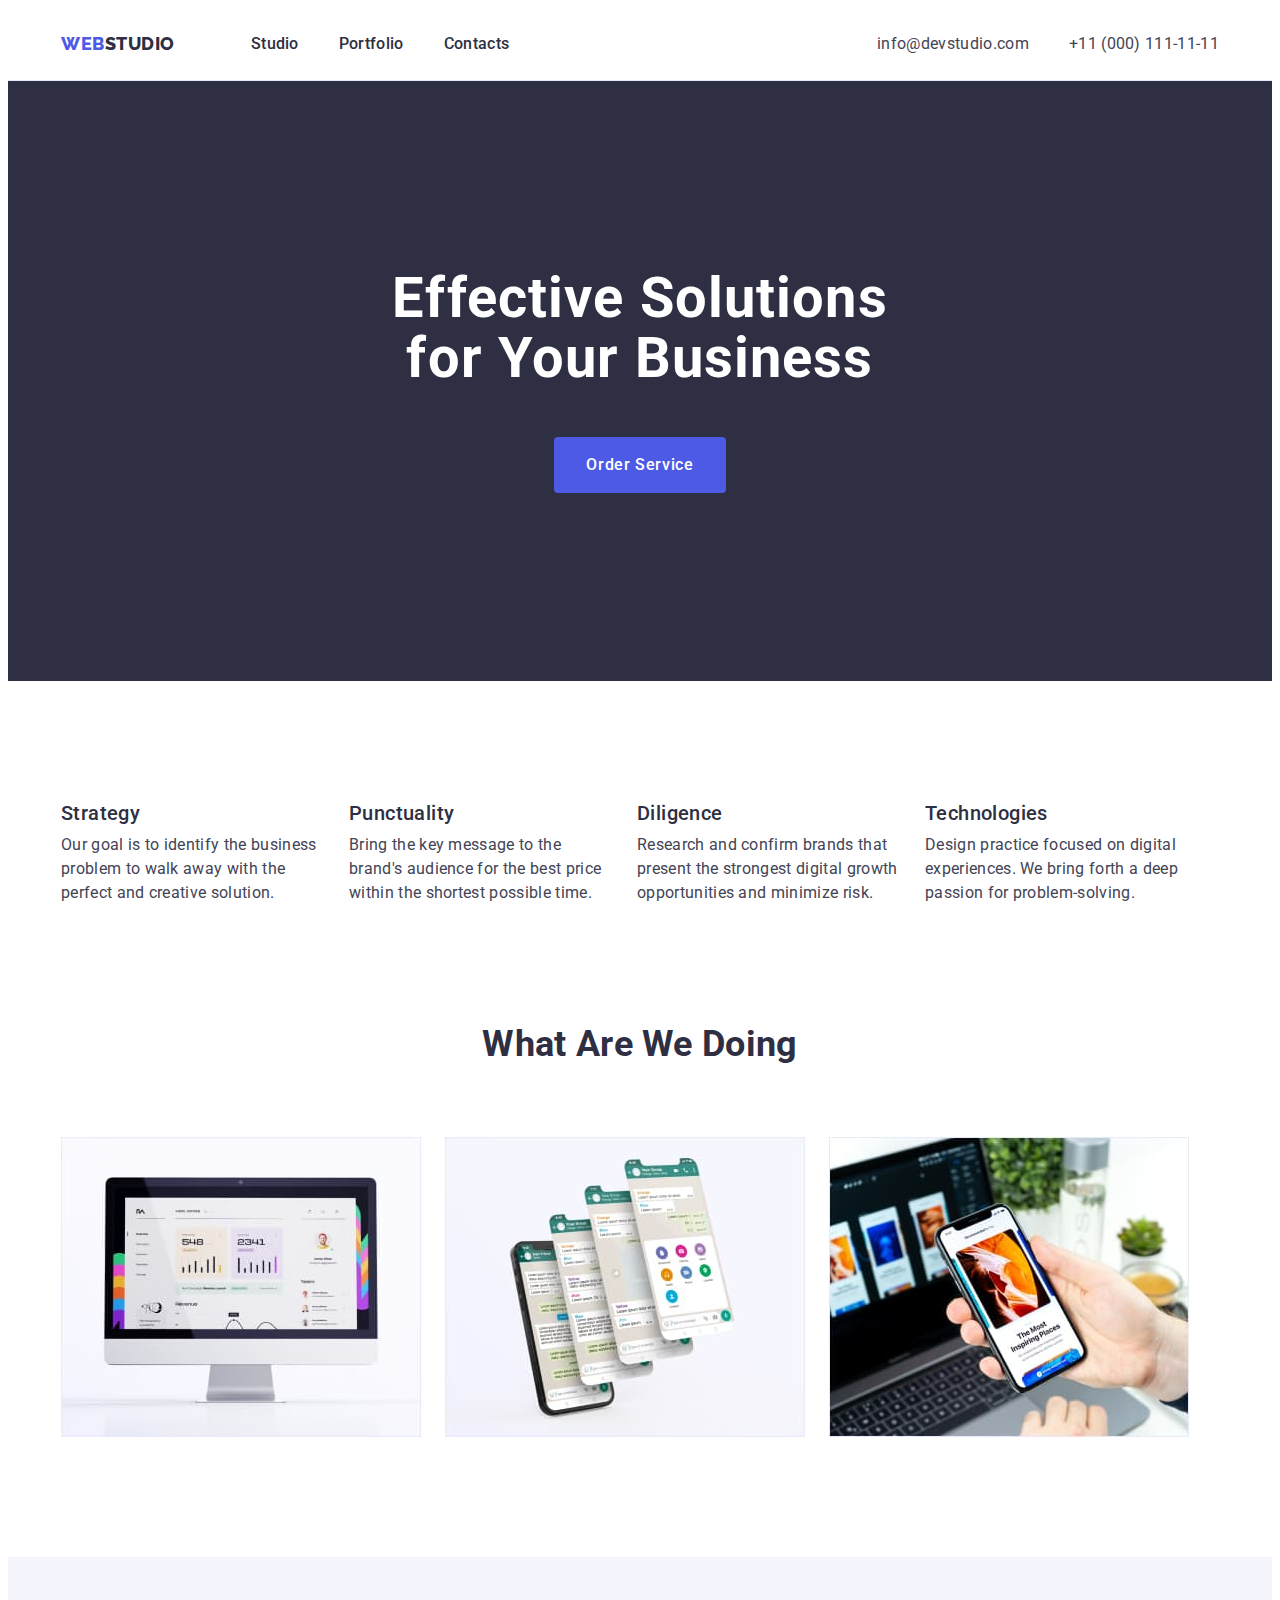
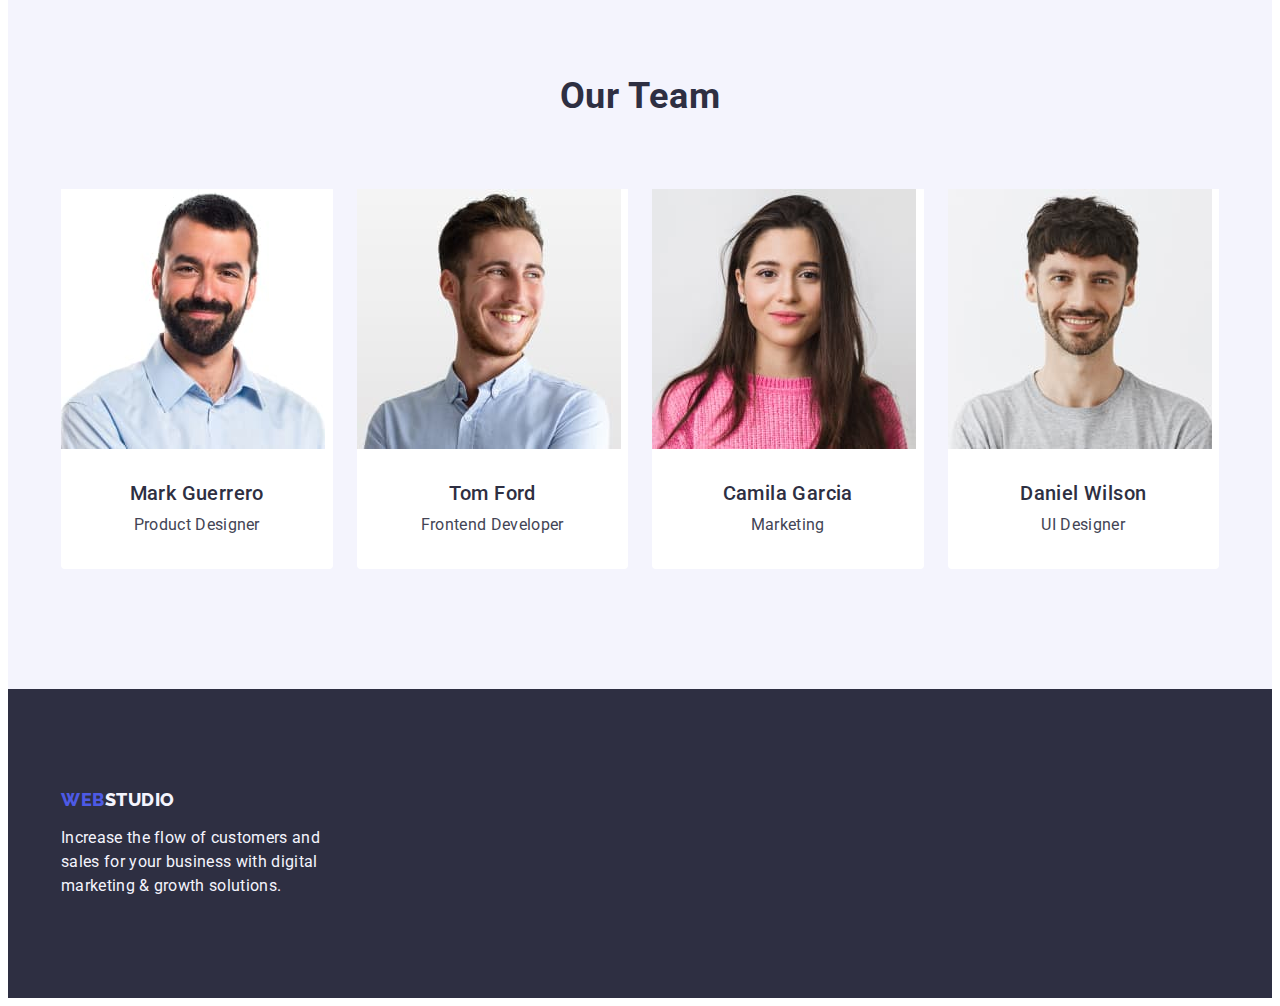
<file: index.html>
<!DOCTYPE html>
<html lang="en">
  <head>
    <meta charset="UTF-8" />
    <meta http-equiv="X-UA-Compatible" content="IE=edge" />
    <meta name="viewport" content="width=device-width, initial-scale=1.0" />
    <title>WebStudio</title>
    <link rel="preconnect" href="https://fonts.googleapis.com" />
    <link rel="preconnect" href="https://fonts.gstatic.com" crossorigin />
    <link
      href="https://fonts.googleapis.com/css2?family=Raleway:wght@800&family=Roboto:wght@400;500;700;900&display=swap"
      rel="stylesheet"
    />
    <link
      rel="stylesheet"
      href="https://cdnjs.cloudflare.com/ajax/libs/modern-normalize/2.0.0/modern-normalize.min.css"
      integrity="sha512-4xo8blKMVCiXpTaLzQSLSw3KFOVPWhm/TRtuPVc4WG6kUgjH6J03IBuG7JZPkcWMxJ5huwaBpOpnwYElP/m6wg=="
      crossorigin="anonymous"
      referrerpolicy="no-referrer"
    />
    <link rel="stylesheet" href="./css/styles.css" />
  </head>
  <body>
    <header class="header">
      <div class="container header-container">
        <nav class="main-nav">
          <a href="./index.html" class="main-logo link">
            Web<span class="second-logo">Studio</span></a
          >
          <ul class="list-nav list">
            <li class="header-links">
              <a href="./index.html" class="nav-link link">Studio</a>
            </li>
            <li class="header-links">
              <a href="./portfolio.html" class="nav-link link">Portfolio</a>
            </li>
            <li class="header-links">
              <a href="" class="nav-link link">Contacts</a>
            </li>
          </ul>
        </nav>
        <address class="header-address">
          <ul class="main-address list">
            <li>
              <a href="mailto:info@devstudio.com" class="address-link link"
                >info@devstudio.com</a
              >
            </li>
            <li>
              <a href="tel:+110001111111" class="address-link link"
                >+11 (000) 111-11-11</a
              >
            </li>
          </ul>
        </address>
      </div>
    </header>
    <main>
      <section class="hero-section">
        <div class="container hero-container">
          <h1 class="hero-text">Effective Solutions for Your Business</h1>
          <button class="hero-button" type="button">Order Service</button>
        </div>
      </section>
      <section class="advantages-section">
        <div class="container advantages-container">
          <h2 class="visually-hidden">Our Advantages</h2>
          <ul class="advantages-list list">
            <li class="advantages-item">
              <h3 class="advantages-title">Strategy</h3>
              <p class="advantages-text">
                Our goal is to identify the business problem to walk away with
                the perfect and creative solution.
              </p>
            </li>
            <li class="advantages-item">
              <h3 class="advantages-title">Punctuality</h3>
              <p class="advantages-text">
                Bring the key message to the brand's audience for the best price
                within the shortest possible time.
              </p>
            </li>
            <li class="advantages-item">
              <h3 class="advantages-title">Diligence</h3>
              <p class="advantages-text">
                Research and confirm brands that present the strongest digital
                growth opportunities and minimize risk.
              </p>
            </li>
            <li class="advantages-item">
              <h3 class="advantages-title">Technologies</h3>
              <p class="advantages-text">
                Design practice focused on digital experiences. We bring forth a
                deep passion for problem-solving.
              </p>
            </li>
          </ul>
        </div>
      </section>
      <section class="presentation-section">
        <div class="container">
          <h2 class="presentation-title">What are we doing</h2>
          <ul class="presentation-list list">
            <li class="presentation-item">
              <img
                src="./images/Rectangle71.jpg"
                alt="monitor image with graphs"
                width="360"
                height="300"
              />
            </li>
            <li class="presentation-item">
              <img
                src="./images/Rectangle72.jpg"
                alt="smartphone with applacatiion tabs"
                width="360"
                height="300"
              />
            </li>
            <li class="presentation-item">
              <img
                src="./images/Rectangle73.jpg"
                alt="smartphone in hand and laptop on background"
                width="360"
                height="300"
              />
            </li>
          </ul>
        </div>
      </section>
      <section class="team-section">
        <div class="container">
          <h2 class="team-title">Our Team</h2>
          <ul class="team-list list">
            <li class="team-item">
              <img
                src="./images/imgemployee1.jpg"
                alt="employee1"
                class="team-img"
                width="264"
                height="260"
              />
              <div class="employee-position">
                <h3 class="team-employee">Mark Guerrero</h3>
                <p class="team-position">Product Designer</p>
              </div>
            </li>
            <li class="team-item">
              <img
                src="./images/imgemployee2.jpg"
                alt="employee2"
                class="team-img"
                width="264"
                height="260"
              />
              <div class="employee-position">
                <h3 class="team-employee">Tom Ford</h3>
                <p class="team-position">Frontend Developer</p>
              </div>
            </li>
            <li class="team-item">
              <img
                src="./images/imgemployee3.jpg"
                alt="employee3"
                class="team-img"
                width="264"
                height="260"
              />
              <div class="employee-position">
                <h3 class="team-employee">Camila Garcia</h3>
                <p class="team-position">Marketing</p>
              </div>
            </li>
            <li class="team-item">
              <img
                src="./images/imgemployee4.jpg"
                alt="employee4"
                class="team-img"
                width="264"
                height="260"
              />
              <div class="employee-position">
                <h3 class="team-employee">Daniel Wilson</h3>
                <p class="team-position">UI Designer</p>
              </div>
            </li>
          </ul>
        </div>
      </section>
    </main>
    <footer class="main-footer">
      <div class="container">
        <a href="./index.html" class="footer-logo link"
          >Web<span class="footer-second link">Studio</span></a
        >
        <p class="footer-text">
          Increase the flow of customers and sales for your business with
          digital marketing & growth solutions.
        </p>
      </div>
    </footer>
  </body>
</html>
</file>
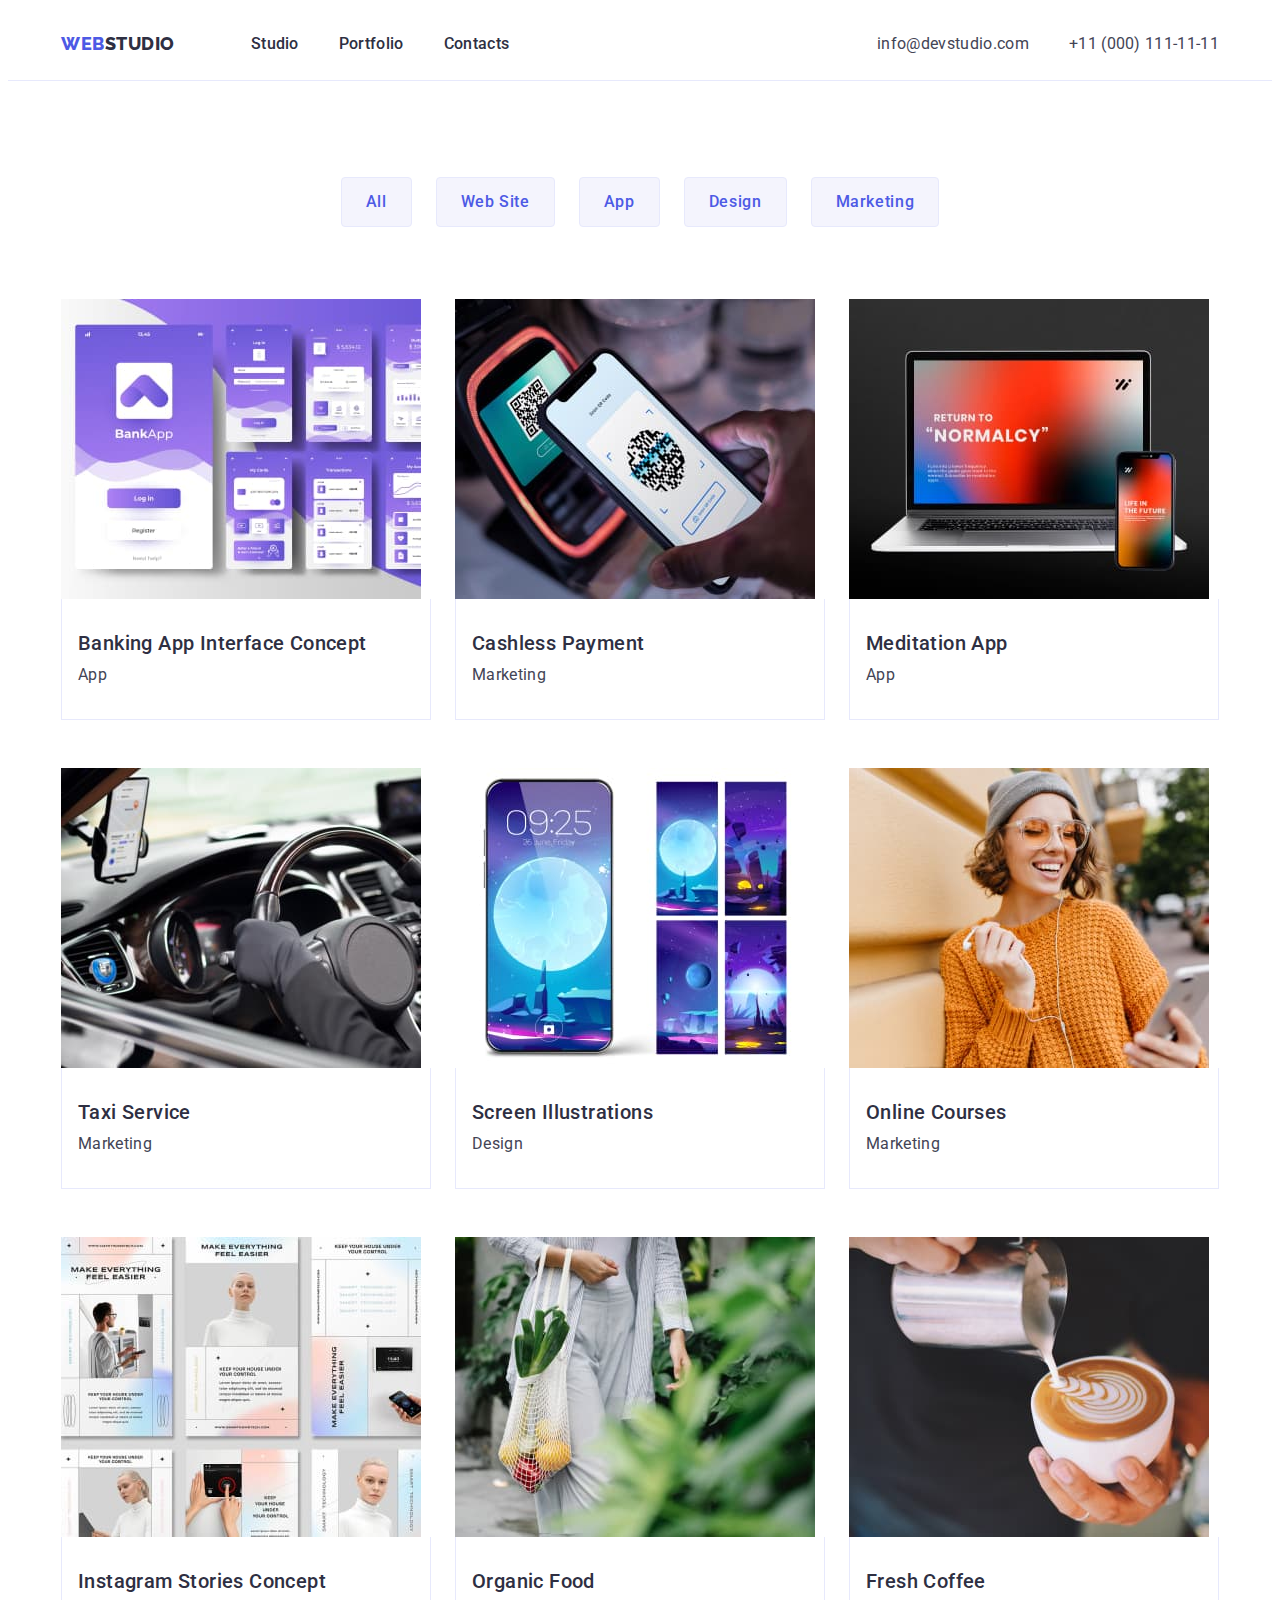
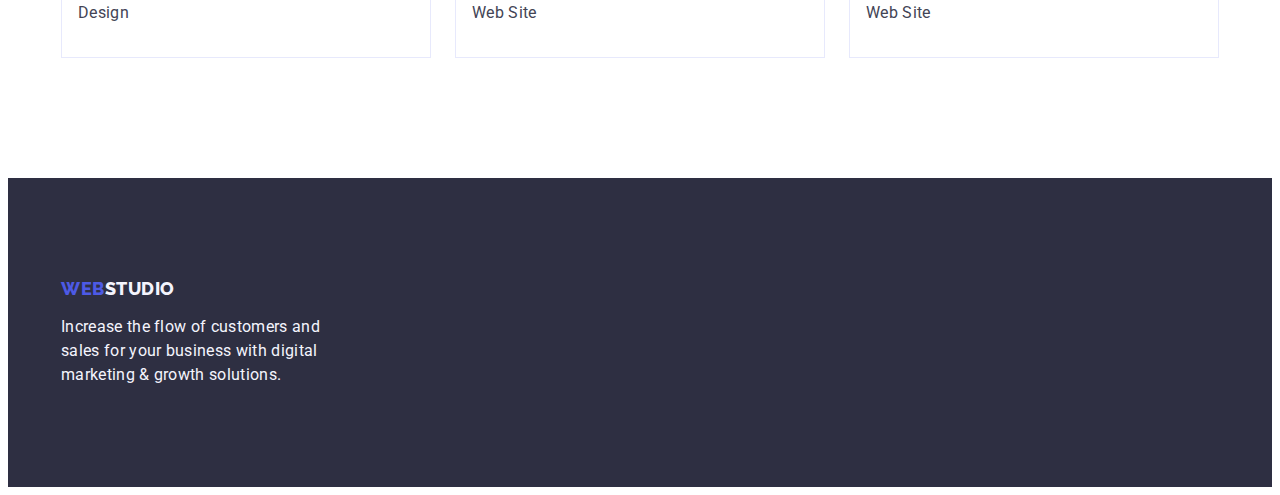
<file: portfolio.html>
<!DOCTYPE html>
<html lang="en">
  <head>
    <meta charset="UTF-8" />
    <meta http-equiv="X-UA-Compatible" content="IE=edge" />
    <meta name="viewport" content="width=device-width, initial-scale=1.0" />
    <title>Portfolio</title>
    <link rel="preconnect" href="https://fonts.googleapis.com" />
    <link rel="preconnect" href="https://fonts.gstatic.com" crossorigin />
    <link
      href="https://fonts.googleapis.com/css2?family=Raleway:wght@800&family=Roboto:wght@400;500;700;900&display=swap"
      rel="stylesheet"
    />
    <link
      rel="stylesheet"
      href="https://cdnjs.cloudflare.com/ajax/libs/modern-normalize/2.0.0/modern-normalize.min.css"
      integrity="sha512-4xo8blKMVCiXpTaLzQSLSw3KFOVPWhm/TRtuPVc4WG6kUgjH6J03IBuG7JZPkcWMxJ5huwaBpOpnwYElP/m6wg=="
      crossorigin="anonymous"
      referrerpolicy="no-referrer"
    />
    <link rel="stylesheet" href="./css/styles.css" />
  </head>
  <body>
    <header class="header">
      <div class="container header-container">
        <nav class="main-nav">
          <a href="./index.html" class="main-logo link">
            Web<span class="second-logo">Studio</span></a
          >
          <ul class="list-nav list">
            <li class="header-links">
              <a href="./index.html" class="nav-link link">Studio</a>
            </li>
            <li class="header-links">
              <a href="./portfolio.html" class="nav-link link">Portfolio</a>
            </li>
            <li class="header-links">
              <a href="" class="nav-link link">Contacts</a>
            </li>
          </ul>
        </nav>
        <address class="header-address">
          <ul class="main-address list">
            <li>
              <a href="mailto:info@devstudio.com" class="address-link link"
                >info@devstudio.com</a
              >
            </li>
            <li>
              <a href="tel:+110001111111" class="address-link link"
                >+11 (000) 111-11-11</a
              >
            </li>
          </ul>
        </address>
      </div>
    </header>
    <main>
      <section class="portfolio-section">
        <div class="container">
          <h1 class="visually-hidden">Portfolio examples</h1>
          <ul class="portfolio-list list">
            <li>
              <button class="portfolio-button" type="button">All</button>
            </li>
            <li>
              <button class="portfolio-button" type="button">Web Site</button>
            </li>
            <li>
              <button class="portfolio-button" type="button">App</button>
            </li>
            <li>
              <button class="portfolio-button" type="button">Design</button>
            </li>
            <li>
              <button class="portfolio-button" type="button">Marketing</button>
            </li>
          </ul>
          <ul class="portfolio-products list">
            <li class="portfolio-item">
              <a href="#" class="portfolio-link link">
                <img
                  src="./images/example1.jpg"
                  alt="website pages"
                  width="360"
                  height="300"
                />
                <div class="container-apps">
                  <h2 class="portfolio-title">Banking App Interface Concept</h2>
                  <p class="portfolio-text">App</p>
                </div>
              </a>
            </li>
            <li class="portfolio-item">
              <a href="#" class="portfolio-link link">
                <img
                  src="./images/example2.jpg"
                  alt="QR-code scan"
                  width="360"
                  height="300"
                />
                <div class="container-apps">
                  <h2 class="portfolio-title">Cashless Payment</h2>
                  <p class="portfolio-text">Marketing</p>
                </div>
              </a>
            </li>
            <li class="portfolio-item">
              <a href="#" class="portfolio-link link">
                <img
                  src="./images/example3.jpg"
                  alt="laptop conection with smartphone"
                  width="360"
                  height="300"
                />
                <div class="container-apps">
                  <h2 class="portfolio-title">Meditation App</h2>
                  <p class="portfolio-text">App</p>
                </div>
              </a>
            </li>
            <li class="portfolio-item">
              <a href="#" class="portfolio-link link">
                <img
                  src="./images/example4.jpg"
                  alt="example of using app in car"
                  width="360"
                  height="300"
                />
                <div class="container-apps">
                  <h2 class="portfolio-title">Taxi Service</h2>
                  <p class="portfolio-text">Marketing</p>
                </div>
              </a>
            </li>
            <li class="portfolio-item">
              <a href="#" class="portfolio-link link">
                <img
                  src="./images/example5.jpg"
                  alt="different wallpapers for the phone"
                  width="360"
                  height="300"
                />
                <div class="container-apps">
                  <h2 class="portfolio-title">Screen Illustrations</h2>
                  <p class="portfolio-text">Design</p>
                </div>
              </a>
            </li>
            <li class="portfolio-item">
              <a href="#" class="portfolio-link link">
                <img
                  src="./images/example6.jpg"
                  alt="satisfied girl looks at the phone"
                  width="360"
                  height="300"
                />
                <div class="container-apps">
                  <h2 class="portfolio-title">Online Courses</h2>
                  <p class="portfolio-text">Marketing</p>
                </div>
              </a>
            </li>
            <li class="portfolio-item">
              <a href="#" class="portfolio-link link">
                <img
                  src="./images/example7.jpg"
                  alt="different examples of design"
                  width="360"
                  height="300"
                />
                <div class="container-apps">
                  <h2 class="portfolio-title">Instagram Stories Concept</h2>
                  <p class="portfolio-text">Design</p>
                </div>
              </a>
            </li>
            <li class="portfolio-item">
              <a href="#" class="portfolio-link link">
                <img
                  src="./images/example8.jpg"
                  alt="fruits and vegetables in a bag"
                  width="360"
                  height="300"
                />
                <div class="container-apps">
                  <h2 class="portfolio-title">Organic Food</h2>
                  <p class="portfolio-text">Web Site</p>
                </div>
              </a>
            </li>
            <li class="portfolio-item">
              <a href="#" class="portfolio-link link">
                <img
                  src="./images/example9.jpg"
                  alt="the barista makes coffee"
                  width="360"
                  height="300"
                />
                <div class="container-apps">
                  <h2 class="portfolio-title">Fresh Coffee</h2>
                  <p class="portfolio-text">Web Site</p>
                </div>
              </a>
            </li>
          </ul>
        </div>
      </section>
    </main>
    <footer class="main-footer">
      <div class="container">
        <a href="./index.html" class="footer-logo link"
          >Web<span class="footer-second link">Studio</span></a
        >
        <p class="footer-text">
          Increase the flow of customers and sales for your business with
          digital marketing & growth solutions.
        </p>
      </div>
    </footer>
  </body>
</html>
</file>
<file: css/styles.css>
/* logo color #4D5AE5 + #2E2F42 */
/* main colors #2E2F42 + #434455 */
/* white #FFFFFF */
/* accent color #404BBF */
/* footer colors #4D5AE5 + #F4F4FD */

:root {
  --primary-text-color: #434455;
  --title-text-color: #2e2f42;
  --main-logo-color: #4d5ae5;
  --footer-logo-color: #f4f4fd;
  --main-wtite-color: #ffffff;
  --button-accent-color: #404bbf;
  --button-back-color: #f4f4fd;
  --border-colour: #e7e9fc;
}

body {
  font-family: Roboto, sans-serif;
  letter-spacing: 0.02em;
  color: var(--primary-text-color);
  background-color: var(--main-wtite-color);
}

p,
h1,
h2,
h3,
h4,
h5,
h6 {
  margin: 0;
}

ul {
  margin: 0;
  padding: 0;
}

img {
  display: block;
}

.link {
  text-decoration: none;
}

.list {
  list-style-type: none;
}

.container {
  width: 1158px;
  padding-left: 15px;
  padding-right: 15px;
  margin: 0 auto;
  /* outline: 2px solid aquamarine; */
}

.visually-hidden {
  position: absolute;
  width: 1px;
  height: 1px;
  margin: -1px;
  border: 0;
  padding: 0;
  white-space: nowrap;
  clip-path: inset(100%);
  clip: rect(0 0 0 0);
  overflow: hidden;
}

/* main page */
/* header */

.header {
  border-bottom: 1px solid var(--border-colour);
}

.header-container {
  display: flex;
  align-items: center;
  padding-left: 15px;
  padding-right: 15px;
}

.main-nav {
  display: flex;
  align-items: center;
}

.main-logo {
  font-family: Raleway, sans-serif;
  font-weight: 800;
  font-size: 18px;
  line-height: 1.17;

  letter-spacing: 0.03em;
  text-transform: uppercase;
  color: var(--main-logo-color);
  margin-right: 76px;
}
.main-logo:hover,
.main-logo:focus {
  color: var(--button-accent-color);
}

.second-logo {
  color: var(--title-text-color);
}

.list-nav {
  font-weight: 500;
  font-size: 16px;
  line-height: 1.5;

  letter-spacing: 0.02em;
  list-style-type: none;

  display: flex;
  gap: 40px;
}

.header-links {
  display: flex;
}

.nav-link {
  color: var(--title-text-color);
  padding-top: 24px;
  padding-bottom: 24px;
}
.nav-link:hover,
.nav-link:focus {
  color: var(--button-accent-color);
}

.header-address {
  font-style: normal;
  margin-left: auto;
}

.main-address {
  font-weight: 400;
  font-size: 16px;
  line-height: 1.5;

  display: flex;
  gap: 40px;
}

.address-link {
  color: var(--primary-text-color);
}
.address-link:hover,
.address-link:focus {
  color: var(--button-accent-color);
}

/* main */
/* hero */

.hero-section {
  background-color: var(--title-text-color);

  padding-top: 188px;
  padding-bottom: 188px;
}

.hero-text {
  font-weight: 700;
  font-size: 56px;
  line-height: 1.07;
  letter-spacing: 0.02em;

  text-align: center;
  color: var(--main-wtite-color);

  max-width: 496px;
  height: 120px;
  text-align: center;
  margin: 0 auto;
  margin-bottom: 48px;
}

.hero-button {
  display: block;

  font-weight: 500;
  font-size: 16px;
  line-height: 1.5;
  font-family: inherit;
  border: none;

  letter-spacing: 0.04em;
  color: var(--main-wtite-color);
  background-color: var(--main-logo-color);
  cursor: pointer;

  border-radius: 4px;
  padding: 16px 32px;
  min-width: 169px;
  height: 56px;
  text-align: center;
  margin: 0 auto;
}
.hero-button:hover,
.hero-button:focus {
  background-color: var(--button-accent-color);
}

/* advantages */

.advantages-section {
  padding-top: 120px;
  padding-bottom: 120px;
}

.advantages-list {
  display: flex;
  gap: 24px;
}

.advantages-title {
  font-weight: 500;
  font-size: 20px;
  line-height: 1.2;

  letter-spacing: 0.02em;
  color: var(--title-text-color);

  margin-bottom: 8px;
}

.advantages-text {
  font-size: 16px;
  line-height: 1.5;
  max-width: 264px;
}

/* what are we doing */

.presentation-section {
  padding-bottom: 120px;
}

.presentation-title {
  font-weight: 700;
  font-size: 36px;
  line-height: 1.11;

  text-align: center;
  text-transform: capitalize;
  color: var(--title-text-color);

  margin-bottom: 72px;
}

.presentation-list {
  display: flex;
  gap: 24px;
}

/* our team */

.team-section {
  background-color: var(--footer-logo-color);
  padding-top: 120px;
  padding-bottom: 120px;
}

.team-item {
  background-color: var(--main-wtite-color);
}

.team-title {
  font-weight: 700;
  font-size: 36px;
  line-height: 1.11;

  text-align: center;
  text-transform: capitalize;
  letter-spacing: 0.02em;
  color: var(--title-text-color);

  margin-bottom: 72px;
}

.team-list {
  display: flex;
  gap: 24px;
  text-align: center;
}

.team-item {
  width: calc((100% - 72px) / 4);
  border-radius: 0px 0px 4px 4px;
}

.employee-position {
  padding: 32px 16px;
}

.team-employee {
  font-weight: 500;
  font-size: 20px;
  line-height: 1.2;

  letter-spacing: 0.02em;
  color: var(--title-text-color);

  text-align: center;
  margin-bottom: 8px;
}

.team-position {
  font-size: 16px;
  line-height: 1.5;

  text-align: center;
}
/* footer */

.main-footer {
  background-color: var(--title-text-color);

  padding-top: 100px;
  padding-bottom: 100px;
}

.footer-logo {
  display: inline-block;
  margin-bottom: 16px;
}
.footer-logo {
  font-family: Raleway, sans-serif;
  font-weight: 800;
  font-size: 18px;
  line-height: 1.17;
  text-decoration: none;

  letter-spacing: 0.03em;
  text-transform: uppercase;
  color: var(--main-logo-color);
}
.footer-logo:hover,
.footer-logo:focus {
  color: var(--button-accent-color);
}

.footer-second {
  color: var(--footer-logo-color);
}

.footer-text {
  max-width: 264px;
  font-size: 16px;
  line-height: 1.5;

  color: var(--footer-logo-color);
}

/* portfolio */

.portfolio-section {
  padding-top: 96px;
  padding-bottom: 120px;
}

.portfolio-list {
  display: flex;
  justify-content: center;
  gap: 24px;
  margin-bottom: 72px;
}

.portfolio-button {
  border: 1px solid var(--border-colour);
  border-radius: 4px;
  padding: 12px 24px;
  align-items: center;
}

.portfolio-button {
  font-weight: 500;
  font-size: 16px;
  line-height: 1.5;
  font-family: inherit;

  letter-spacing: 0.04em;
  color: var(--main-logo-color);
  background-color: var(--button-back-color);
  cursor: pointer;
}
.portfolio-button:hover,
.portfolio-button:focus {
  color: var(--main-wtite-color);
  background-color: var(--button-accent-color);
  border: 1px solid transparent;
}

.portfolio-products {
  display: flex;
  flex-wrap: wrap;
  column-gap: 24px;
  row-gap: 48px;
}

.container-apps {
  padding: 32px 16px;
  border: 1px solid var(--border-colour);
  border-top: none;
}

.portfolio-item {
  width: calc((100% - 48px) / 3);
}

.portfolio-title {
  font-weight: 500;
  font-size: 20px;
  line-height: 1.2;

  letter-spacing: 0.02em;
  color: var(--title-text-color);

  margin-bottom: 8px;
}

.portfolio-text {
  font-size: 16px;
  line-height: 1.5;

  color: var(--primary-text-color);
}
</file>
